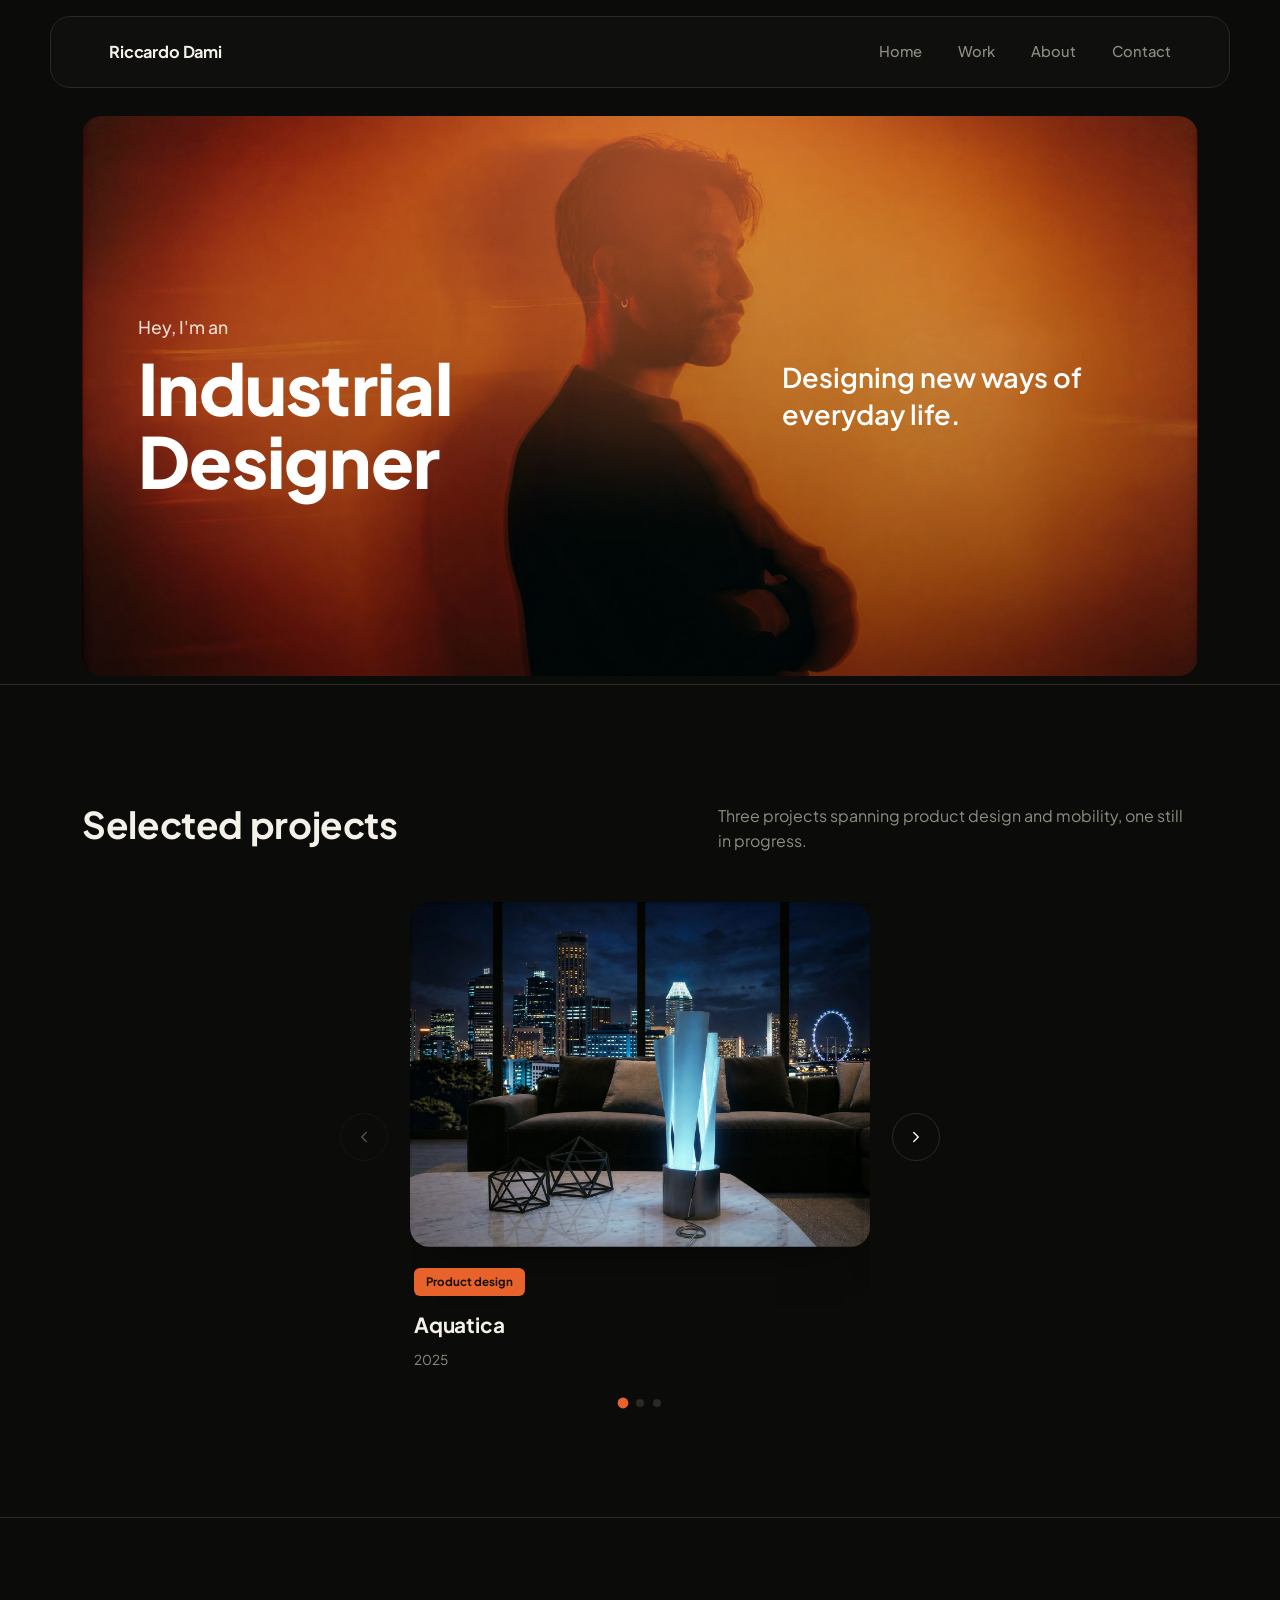
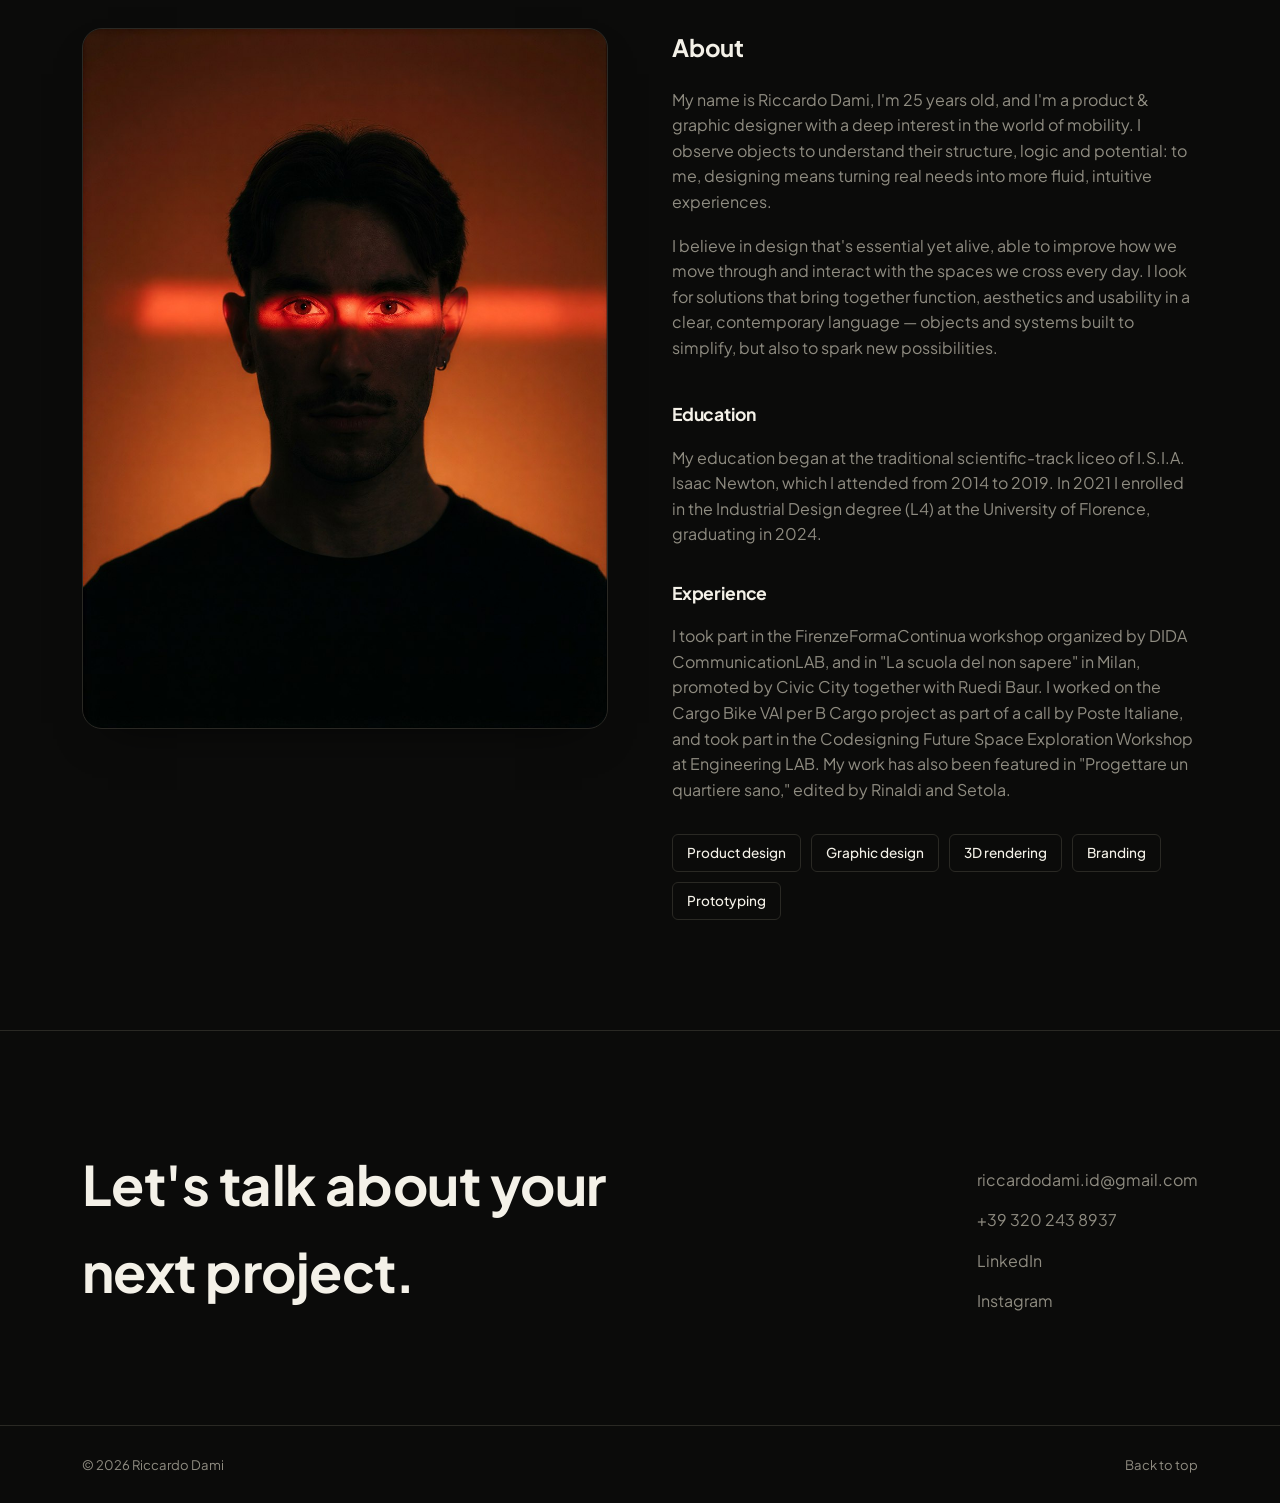
<file: index.html>
<!DOCTYPE html>
<html lang="en">
<head>
<meta charset="UTF-8">
<meta name="viewport" content="width=device-width, initial-scale=1.0">
<title>Riccardo Dami — Product & Graphic Designer</title>
<meta name="description" content="Portfolio of Riccardo Dami — Product & Graphic Designer, Florence.">

<!--
  ============================================================
  THINGS YOU CAN STILL CUSTOMIZE (search with Ctrl/Cmd+F):
  1. VIVOO: once the project is ready, replace the "Concept in
     progress" note and add a real image + description page
     at projects/vivoo.html
  2. images/hero-bg.jpg: the home background photo. Swap it for
     any other image with the same file name to change it.
  ============================================================
-->

<link rel="preconnect" href="https://fonts.googleapis.com">
<link rel="preconnect" href="https://fonts.gstatic.com" crossorigin>
<link href="https://fonts.googleapis.com/css2?family=Plus+Jakarta+Sans:wght@400;500;600;700;800&display=swap" rel="stylesheet">
<link rel="stylesheet" href="css/style.css">
</head>
<body>

<header class="site-nav" id="siteNav">
  <div class="wrap nav-inner">
    <a href="#home" class="wordmark">Riccardo Dami</a>
    <nav class="links">
      <a href="#home">Home</a>
      <a href="#progetti">Work</a>
      <a href="#chi-sono">About</a>
      <a href="#contatti">Contact</a>
    </nav>
    <button class="menu-btn" id="menuBtn" aria-label="Open menu" aria-expanded="false">
      <span></span><span></span><span></span>
    </button>
  </div>
</header>

<div class="mobile-menu" id="mobileMenu">
  <a href="#home">Home</a>
  <a href="#progetti">Work</a>
  <a href="#chi-sono">About</a>
  <a href="#contatti">Contact</a>
</div>

<main>

  <!-- ================= HERO ================= -->
  <section id="home" class="hero" style="border-top:none;">
    <div class="wrap">
      <div class="hero-shell">
        <img class="hero-bg" src="images/hero-bg.jpg" alt="" aria-hidden="true">
        <div class="hero-glow" aria-hidden="true"></div>
        <div class="hero-glow hero-glow-2" aria-hidden="true"></div>
        <div class="hero-content">
          <div class="hero-left">
            <p class="eyebrow-note">Hey, I'm an</p>
            <h1>Industrial Designer</h1>
          </div>
          <div class="hero-right">
            <p class="hero-slogan">Designing new ways of everyday life.</p>
          </div>
        </div>
      </div>
    </div>
  </section>

  <!-- ================= PROJECTS ================= -->
  <section id="progetti">
    <div class="wrap">
      <div class="section-head">
        <h2>Selected projects</h2>
        <p>Three projects spanning product design and mobility, one still in progress.</p>
      </div>

      <div class="carousel" id="projectsCarousel">
        <button class="car-btn" id="carPrev" aria-label="Previous project">
          <svg viewBox="0 0 24 24" fill="none" stroke="currentColor" stroke-width="2" stroke-linecap="round" stroke-linejoin="round"><path d="M15 18l-6-6 6-6"/></svg>
        </button>

        <div class="car-viewport">
          <div class="car-track" id="carTrack">

            <a class="car-card" href="projects/aquatica.html">
              <div class="car-media">
                <img src="images/aquatica.jpg" alt="Aquatica floor lamp lit up on a table, in a living room with a night skyline view">
              </div>
              <div class="car-info">
                <span class="car-tag">Product design</span>
                <h3>Aquatica</h3>
                <span class="car-date">2025</span>
              </div>
            </a>

            <a class="car-card" href="projects/rodeo.html">
              <div class="car-media">
                <img src="images/rodeo.jpg" alt="Rodeo cargo bike trailer in use on an urban bike lane">
              </div>
              <div class="car-info">
                <span class="car-tag">Mobility</span>
                <h3>Rodeo</h3>
                <span class="car-date">2024</span>
              </div>
            </a>

            <a class="car-card" href="projects/vivoo.html">
              <div class="car-media placeholder">Concept in progress</div>
              <div class="car-info">
                <span class="car-tag">Robotics</span>
                <h3>VIVOO</h3>
                <span class="car-date">In progress</span>
              </div>
            </a>

          </div>
        </div>

        <button class="car-btn" id="carNext" aria-label="Next project">
          <svg viewBox="0 0 24 24" fill="none" stroke="currentColor" stroke-width="2" stroke-linecap="round" stroke-linejoin="round"><path d="M9 18l6-6-6-6"/></svg>
        </button>
      </div>

      <div class="car-dots" id="carDots"></div>
    </div>
  </section>

  <!-- ================= ABOUT ================= -->
  <section id="chi-sono">
    <div class="wrap about-grid">
      <div class="about-photo">
        <img src="images/riccardo-portrait-2.jpg" alt="Portrait of Riccardo Dami with dramatic red backlight across his eyes" style="width:100%; height:100%; object-fit:cover;">
      </div>
      <div class="about-text">
        <h2 style="margin-bottom:20px;">About</h2>
        <p>My name is Riccardo Dami, I'm 25 years old, and I'm a product &amp; graphic designer with a deep interest in the world of mobility. I observe objects to understand their structure, logic and potential: to me, designing means turning real needs into more fluid, intuitive experiences.</p>
        <p>I believe in design that's essential yet alive, able to improve how we move through and interact with the spaces we cross every day. I look for solutions that bring together function, aesthetics and usability in a clear, contemporary language — objects and systems built to simplify, but also to spark new possibilities.</p>

        <h3 style="margin-top:40px; font-size:1.1rem;">Education</h3>
        <p>My education began at the traditional scientific-track liceo of I.S.I.A. Isaac Newton, which I attended from 2014 to 2019. In 2021 I enrolled in the Industrial Design degree (L4) at the University of Florence, graduating in 2024.</p>

        <h3 style="margin-top:32px; font-size:1.1rem;">Experience</h3>
        <p>I took part in the FirenzeFormaContinua workshop organized by DIDA CommunicationLAB, and in "La scuola del non sapere" in Milan, promoted by Civic City together with Ruedi Baur. I worked on the Cargo Bike VAI per B Cargo project as part of a call by Poste Italiane, and took part in the Codesigning Future Space Exploration Workshop at Engineering LAB. My work has also been featured in "Progettare un quartiere sano," edited by Rinaldi and Setola.</p>

        <div class="skills">
          <span>Product design</span>
          <span>Graphic design</span>
          <span>3D rendering</span>
          <span>Branding</span>
          <span>Prototyping</span>
        </div>
      </div>
    </div>
  </section>

  <!-- ================= CONTACT ================= -->
  <section id="contatti">
    <div class="wrap contact">
      <h2>Let's talk about your next project.</h2>
      <div class="contact-links">
        <a href="mailto:riccardodami.id@gmail.com">riccardodami.id@gmail.com</a>
        <a href="tel:+393202438937">+39 320 243 8937</a>
        <a href="https://www.linkedin.com/in/riccardo-dami-3283572bb/" target="_blank" rel="noopener">LinkedIn</a>
        <a href="https://www.instagram.com/honoodsgn" target="_blank" rel="noopener">Instagram</a>
      </div>
    </div>
  </section>

</main>

<footer>
  <div class="wrap" style="display:flex; justify-content:space-between; width:100%;">
    <span>© 2026 Riccardo Dami</span>
    <a href="#home">Back to top</a>
  </div>
</footer>

<script src="js/main.js"></script>

</body>
</html>
</file>
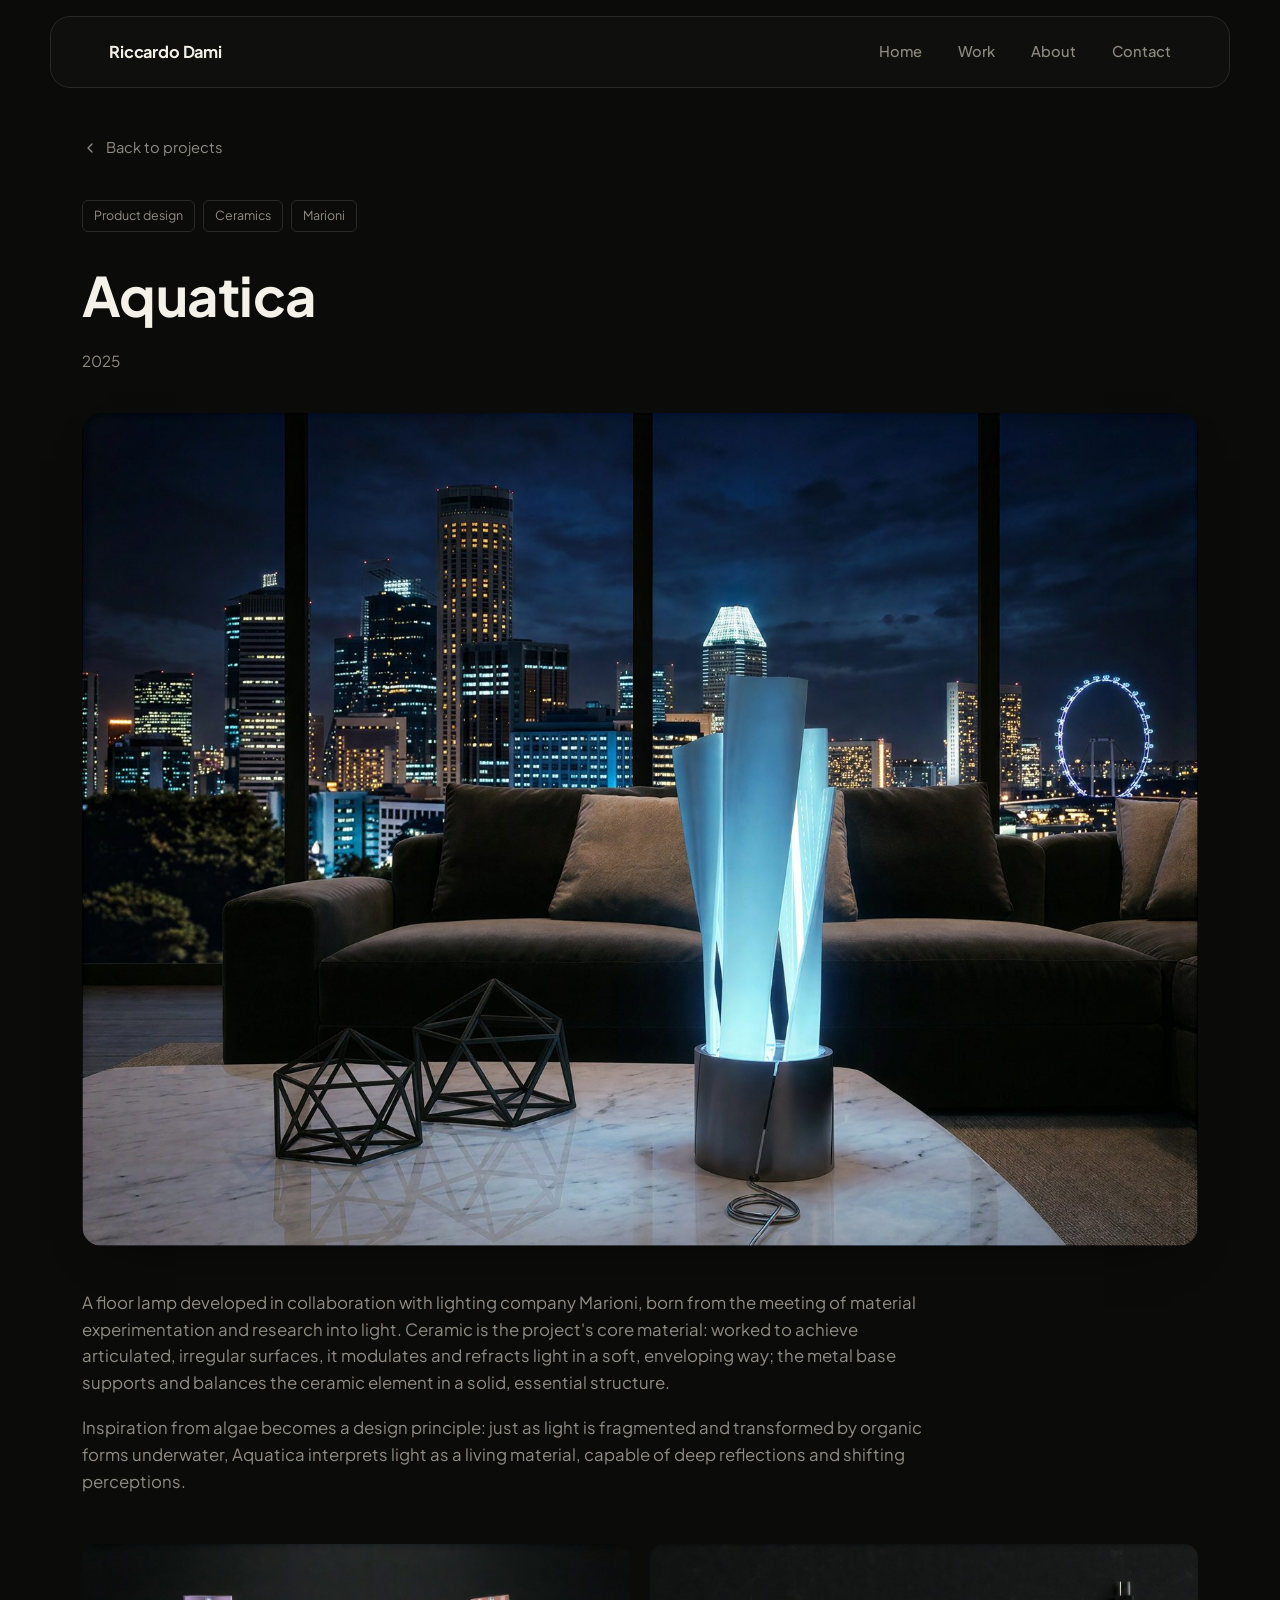
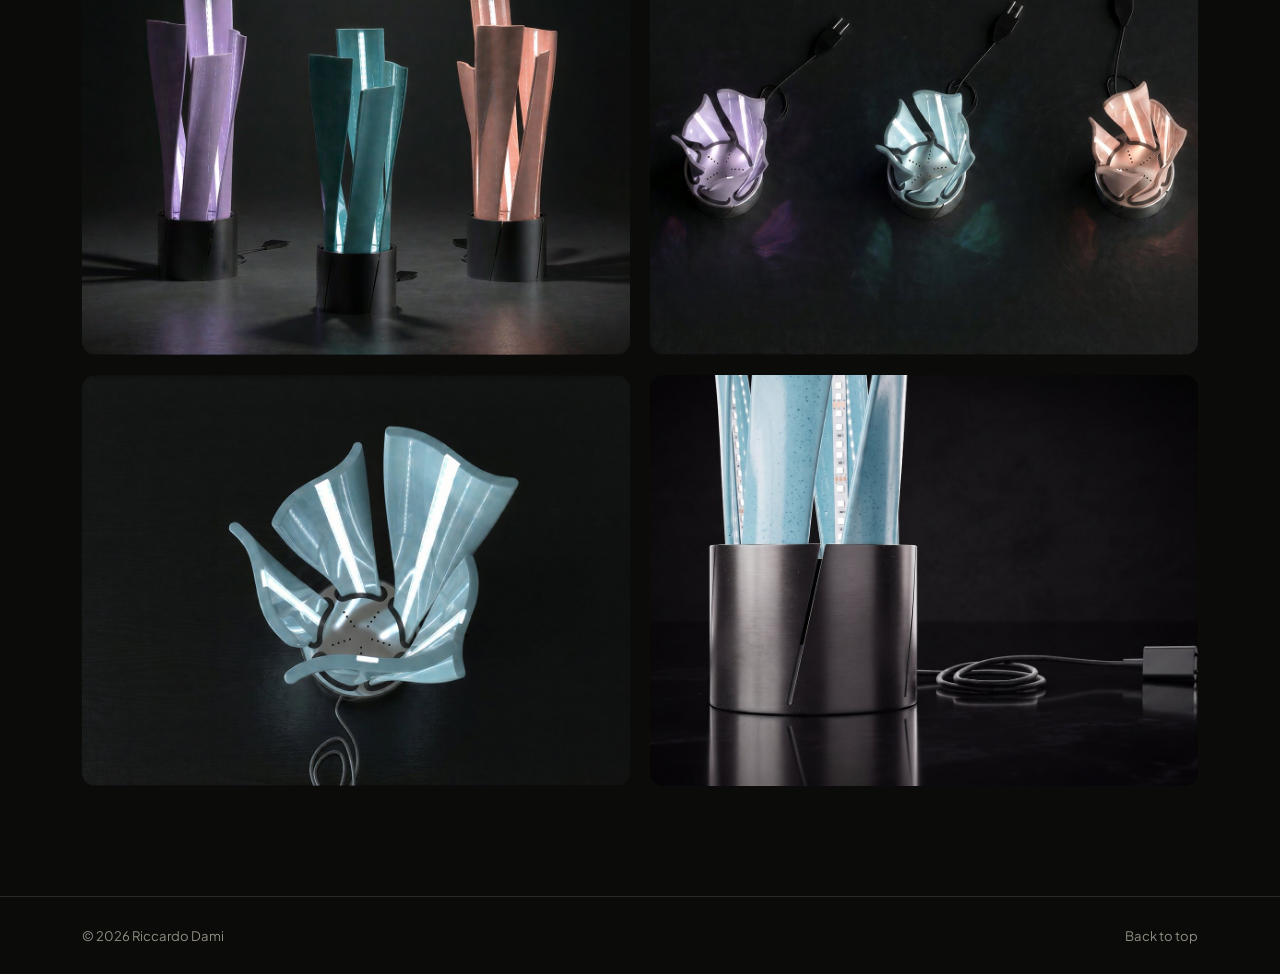
<file: projects/aquatica.html>
<!DOCTYPE html>
<html lang="en">
<head>
<meta charset="UTF-8">
<meta name="viewport" content="width=device-width, initial-scale=1.0">
<title>Aquatica — Riccardo Dami</title>
<meta name="description" content="Aquatica, a floor lamp by Riccardo Dami developed with lighting company Marioni.">

<link rel="preconnect" href="https://fonts.googleapis.com">
<link rel="preconnect" href="https://fonts.gstatic.com" crossorigin>
<link href="https://fonts.googleapis.com/css2?family=Plus+Jakarta+Sans:wght@400;500;600;700;800&display=swap" rel="stylesheet">
<link rel="stylesheet" href="../css/style.css">
</head>
<body>

<header class="site-nav" id="siteNav">
  <div class="wrap nav-inner">
    <a href="../index.html#home" class="wordmark">Riccardo Dami</a>
    <nav class="links">
      <a href="../index.html#home">Home</a>
      <a href="../index.html#progetti">Work</a>
      <a href="../index.html#chi-sono">About</a>
      <a href="../index.html#contatti">Contact</a>
    </nav>
    <button class="menu-btn" id="menuBtn" aria-label="Open menu" aria-expanded="false">
      <span></span><span></span><span></span>
    </button>
  </div>
</header>

<div class="mobile-menu" id="mobileMenu">
  <a href="../index.html#home">Home</a>
  <a href="../index.html#progetti">Work</a>
  <a href="../index.html#chi-sono">About</a>
  <a href="../index.html#contatti">Contact</a>
</div>

<main>
  <section class="project-detail" style="border-top:none;">
    <div class="wrap">
      <a class="back-link" href="../index.html#progetti">
        <svg width="16" height="16" viewBox="0 0 24 24" fill="none" stroke="currentColor" stroke-width="2" stroke-linecap="round" stroke-linejoin="round"><path d="M15 18l-6-6 6-6"/></svg>
        Back to projects
      </a>

      <div class="detail-head">
        <div class="tag-list">
          <span class="tag">Product design</span>
          <span class="tag">Ceramics</span>
          <span class="tag">Marioni</span>
        </div>
        <h1>Aquatica</h1>
        <p class="detail-date">2025</p>
      </div>

      <div class="detail-media">
        <img src="../images/aquatica.jpg" alt="Aquatica floor lamp lit up on a table, in a living room with a night skyline view">
      </div>

      <div class="detail-body">
        <p>A floor lamp developed in collaboration with lighting company Marioni, born from the meeting of material experimentation and research into light. Ceramic is the project's core material: worked to achieve articulated, irregular surfaces, it modulates and refracts light in a soft, enveloping way; the metal base supports and balances the ceramic element in a solid, essential structure.</p>
        <p>Inspiration from algae becomes a design principle: just as light is fragmented and transformed by organic forms underwater, Aquatica interprets light as a living material, capable of deep reflections and shifting perceptions.</p>
      </div>

      <!-- ADDITIONAL GALLERY -->
      <div class="detail-gallery" id="detailGallery">
        <img src="../images/aquatica-showroom-1.jpg" alt="Three Aquatica color variants — lilac, teal and copper — lit up side by side">
        <img src="../images/aquatica-showroom-2.jpg" alt="Top-down view of the three Aquatica color variants showing the ceramic petals and metal base">
        <img src="../images/aquatica-top.jpg" alt="Close-up top view of the teal Aquatica variant showing the articulated ceramic surfaces">
        <img src="../images/aquatica-detail.jpg" alt="Detail of the ceramic petals with the integrated LED strip and speckled glaze finish">
      </div>
    </div>
  </section>
</main>

<footer>
  <div class="wrap" style="display:flex; justify-content:space-between; width:100%;">
    <span>© 2026 Riccardo Dami</span>
    <a href="../index.html#home">Back to top</a>
  </div>
</footer>

<script src="../js/main.js"></script>

</body>
</html>
</file>
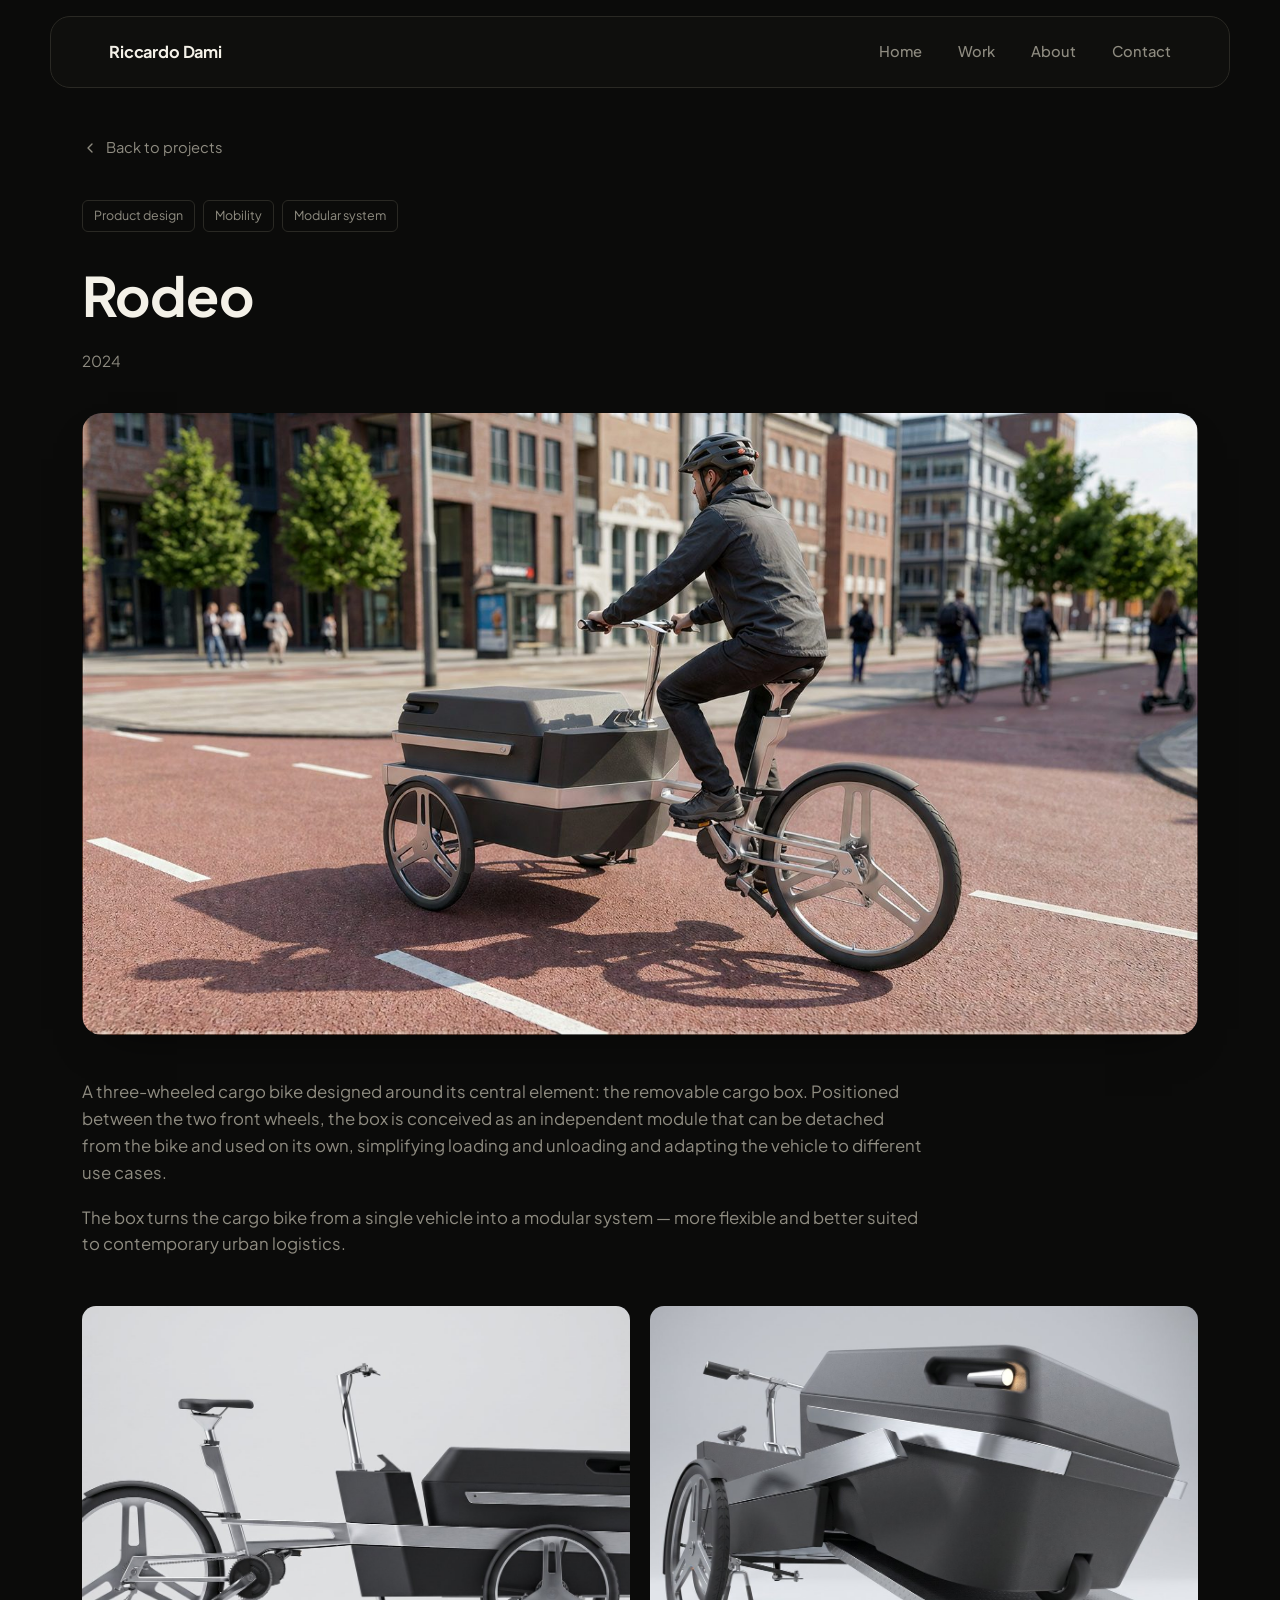
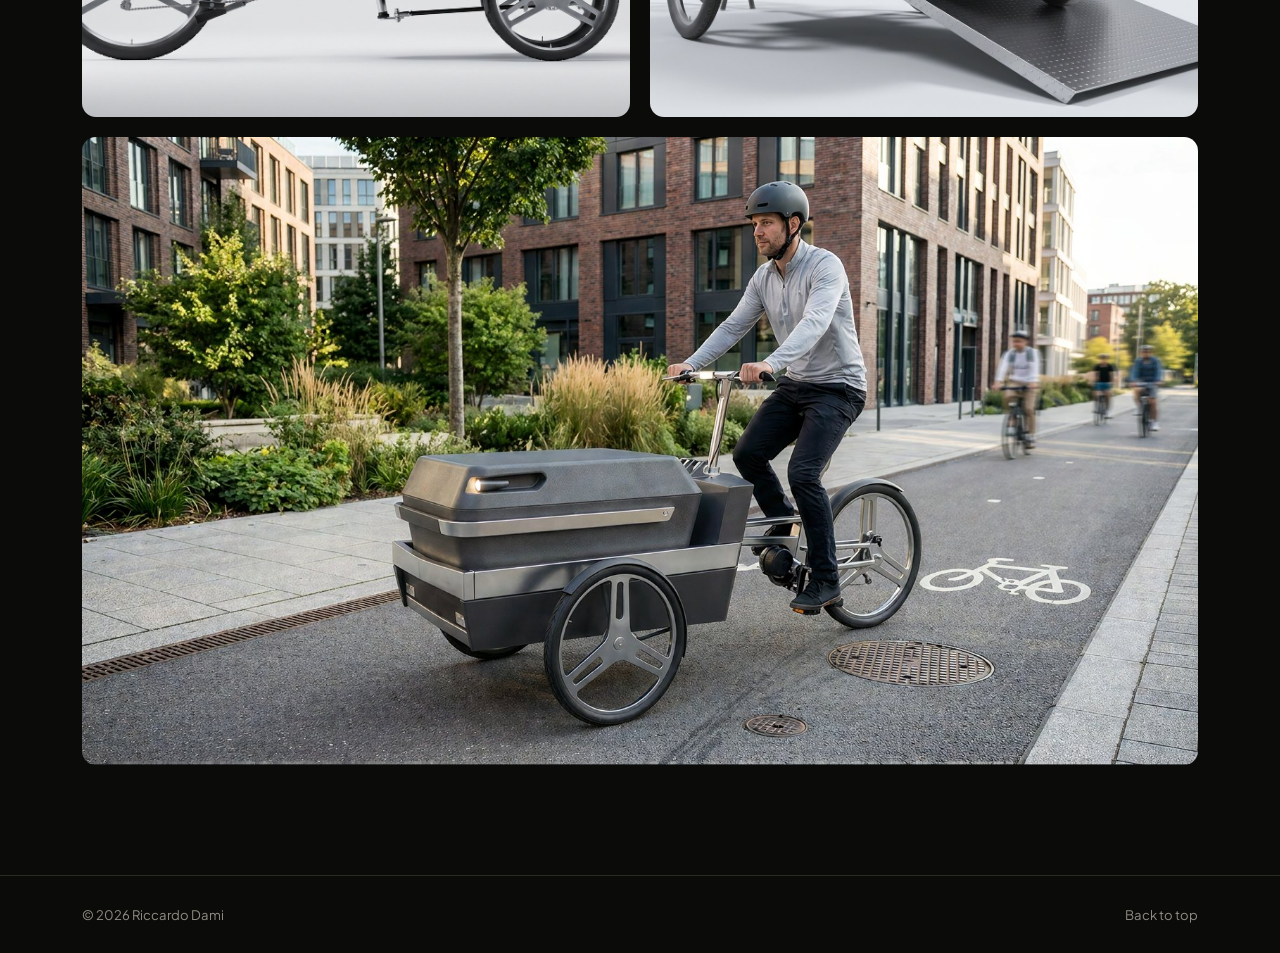
<file: projects/rodeo.html>
<!DOCTYPE html>
<html lang="en">
<head>
<meta charset="UTF-8">
<meta name="viewport" content="width=device-width, initial-scale=1.0">
<title>Rodeo — Riccardo Dami</title>
<meta name="description" content="Rodeo, a modular cargo bike trailer designed by Riccardo Dami.">

<link rel="preconnect" href="https://fonts.googleapis.com">
<link rel="preconnect" href="https://fonts.gstatic.com" crossorigin>
<link href="https://fonts.googleapis.com/css2?family=Plus+Jakarta+Sans:wght@400;500;600;700;800&display=swap" rel="stylesheet">
<link rel="stylesheet" href="../css/style.css">
</head>
<body>

<header class="site-nav" id="siteNav">
  <div class="wrap nav-inner">
    <a href="../index.html#home" class="wordmark">Riccardo Dami</a>
    <nav class="links">
      <a href="../index.html#home">Home</a>
      <a href="../index.html#progetti">Work</a>
      <a href="../index.html#chi-sono">About</a>
      <a href="../index.html#contatti">Contact</a>
    </nav>
    <button class="menu-btn" id="menuBtn" aria-label="Open menu" aria-expanded="false">
      <span></span><span></span><span></span>
    </button>
  </div>
</header>

<div class="mobile-menu" id="mobileMenu">
  <a href="../index.html#home">Home</a>
  <a href="../index.html#progetti">Work</a>
  <a href="../index.html#chi-sono">About</a>
  <a href="../index.html#contatti">Contact</a>
</div>

<main>
  <section class="project-detail" style="border-top:none;">
    <div class="wrap">
      <a class="back-link" href="../index.html#progetti">
        <svg width="16" height="16" viewBox="0 0 24 24" fill="none" stroke="currentColor" stroke-width="2" stroke-linecap="round" stroke-linejoin="round"><path d="M15 18l-6-6 6-6"/></svg>
        Back to projects
      </a>

      <div class="detail-head">
        <div class="tag-list">
          <span class="tag">Product design</span>
          <span class="tag">Mobility</span>
          <span class="tag">Modular system</span>
        </div>
        <h1>Rodeo</h1>
        <p class="detail-date">2024</p>
      </div>

      <div class="detail-media">
        <img src="../images/rodeo.jpg" alt="Rodeo cargo bike trailer in use on an urban bike lane">
      </div>

      <div class="detail-body">
        <p>A three-wheeled cargo bike designed around its central element: the removable cargo box. Positioned between the two front wheels, the box is conceived as an independent module that can be detached from the bike and used on its own, simplifying loading and unloading and adapting the vehicle to different use cases.</p>
        <p>The box turns the cargo bike from a single vehicle into a modular system — more flexible and better suited to contemporary urban logistics.</p>
      </div>

      <!-- ADDITIONAL GALLERY -->
      <div class="detail-gallery" id="detailGallery">
        <img src="../images/rodeo-side.jpg" alt="Rodeo cargo bike, side profile studio render showing the removable cargo box and three-wheel layout">
        <img src="../images/rodeo-ramp.jpg" alt="Rear view of Rodeo with the cargo box tilted open on its integrated loading ramp">
        <img src="../images/rodeo-street.jpg" alt="Rodeo cargo bike being ridden on an urban cycle path" style="grid-column: 1 / -1; aspect-ratio: 16/9;">
      </div>
    </div>
  </section>
</main>

<footer>
  <div class="wrap" style="display:flex; justify-content:space-between; width:100%;">
    <span>© 2026 Riccardo Dami</span>
    <a href="../index.html#home">Back to top</a>
  </div>
</footer>

<script src="../js/main.js"></script>

</body>
</html>
</file>
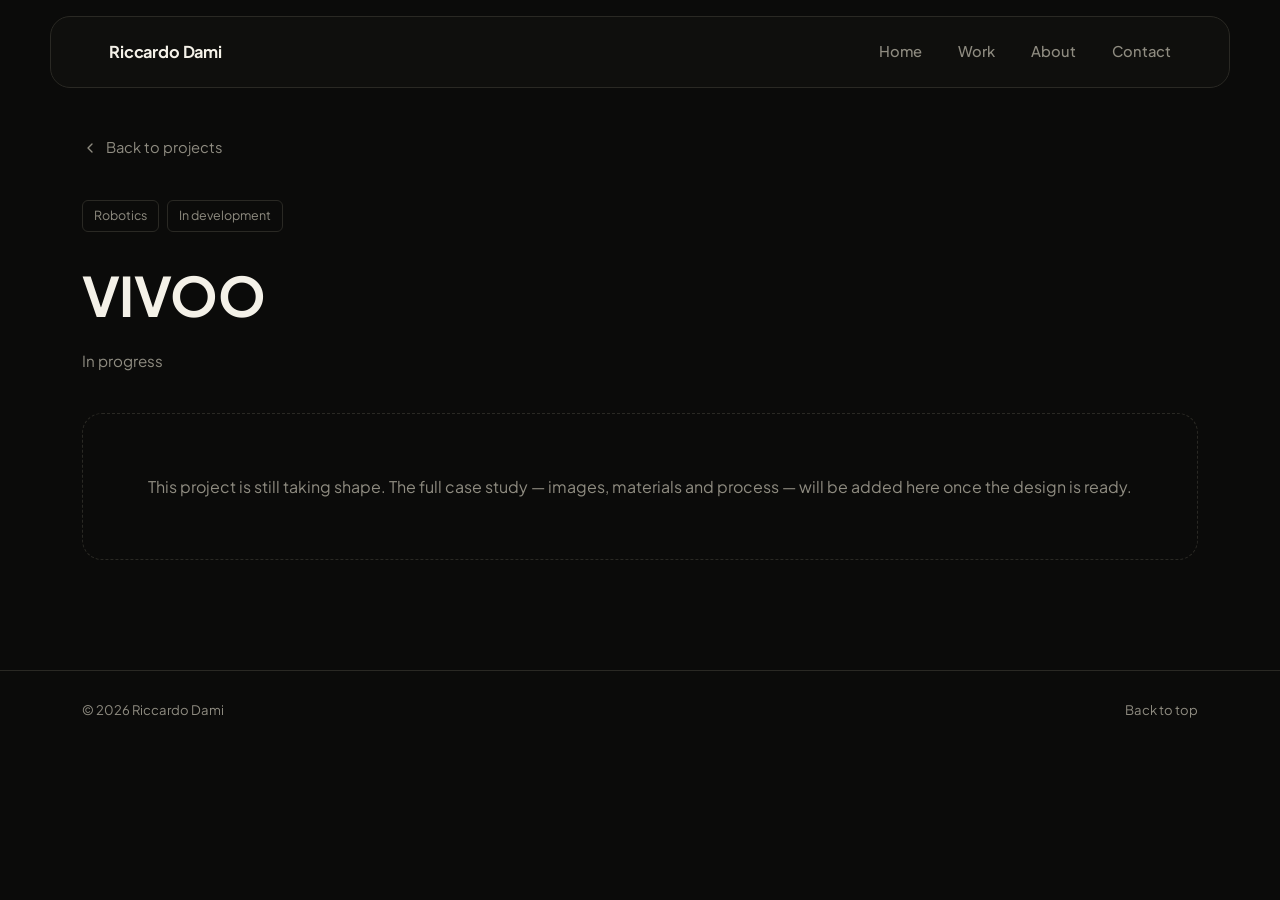
<file: projects/vivoo.html>
<!DOCTYPE html>
<html lang="en">
<head>
<meta charset="UTF-8">
<meta name="viewport" content="width=device-width, initial-scale=1.0">
<title>VIVOO — Riccardo Dami</title>
<meta name="description" content="VIVOO, an autonomous robot concept by Riccardo Dami — currently in development.">

<link rel="preconnect" href="https://fonts.googleapis.com">
<link rel="preconnect" href="https://fonts.gstatic.com" crossorigin>
<link href="https://fonts.googleapis.com/css2?family=Plus+Jakarta+Sans:wght@400;500;600;700;800&display=swap" rel="stylesheet">
<link rel="stylesheet" href="../css/style.css">
</head>
<body>

<header class="site-nav" id="siteNav">
  <div class="wrap nav-inner">
    <a href="../index.html#home" class="wordmark">Riccardo Dami</a>
    <nav class="links">
      <a href="../index.html#home">Home</a>
      <a href="../index.html#progetti">Work</a>
      <a href="../index.html#chi-sono">About</a>
      <a href="../index.html#contatti">Contact</a>
    </nav>
    <button class="menu-btn" id="menuBtn" aria-label="Open menu" aria-expanded="false">
      <span></span><span></span><span></span>
    </button>
  </div>
</header>

<div class="mobile-menu" id="mobileMenu">
  <a href="../index.html#home">Home</a>
  <a href="../index.html#progetti">Work</a>
  <a href="../index.html#chi-sono">About</a>
  <a href="../index.html#contatti">Contact</a>
</div>

<main>
  <section class="project-detail" style="border-top:none;">
    <div class="wrap">
      <a class="back-link" href="../index.html#progetti">
        <svg width="16" height="16" viewBox="0 0 24 24" fill="none" stroke="currentColor" stroke-width="2" stroke-linecap="round" stroke-linejoin="round"><path d="M15 18l-6-6 6-6"/></svg>
        Back to projects
      </a>

      <div class="detail-head">
        <div class="tag-list">
          <span class="tag">Robotics</span>
          <span class="tag">In development</span>
        </div>
        <h1>VIVOO</h1>
        <p class="detail-date">In progress</p>
      </div>

      <div class="detail-placeholder">
        <p style="margin:0;">This project is still taking shape. The full case study — images, materials and process — will be added here once the design is ready.</p>
      </div>
    </div>
  </section>
</main>

<footer>
  <div class="wrap" style="display:flex; justify-content:space-between; width:100%;">
    <span>© 2026 Riccardo Dami</span>
    <a href="../index.html#home">Back to top</a>
  </div>
</footer>

<script src="../js/main.js"></script>

</body>
</html>
</file>
<file: css/style.css>
/* ============================================================
   Riccardo Dami — portfolio stylesheet
   Shared by index.html and every page in /projects
   ============================================================ */

:root{
  --bg: #0b0b0a;
  --bg-raised: #151512;
  --neutral: #1c1c1c;
  --ink: #f4f1e8;
  --ink-dim: #8f8c81;
  --line: #2a2924;
  --accent: #e8622c;
  --accent-ink: #14100c;
  --nav-h: 72px;
  --max: 1180px;
  --radius-lg: 20px;
  --radius-md: 14px;
  --radius-sm: 6px;
}

*{ box-sizing: border-box; }
html{ scroll-behavior: smooth; }
@media (prefers-reduced-motion: reduce){
  html{ scroll-behavior: auto; }
  *{ animation-duration: 0.001ms !important; animation-iteration-count: 1 !important; transition-duration: 0.001ms !important; }
}

body{
  margin:0;
  background: var(--bg);
  color: var(--ink);
  font-family: 'Plus Jakarta Sans', sans-serif;
  font-size: 16px;
  line-height: 1.6;
  -webkit-font-smoothing: antialiased;
}

h1,h2,h3,.wordmark{
  font-family: 'Plus Jakarta Sans', sans-serif;
  font-weight: 700;
  margin: 0;
  letter-spacing: -0.01em;
}

a{ color: inherit; text-decoration: none; }
img{ max-width:100%; display:block; }
button{ font-family: inherit; }

::selection{ background: var(--accent); color: var(--accent-ink); }

:focus-visible{
  outline: 2px solid var(--accent);
  outline-offset: 3px;
  border-radius: 4px;
}

.wrap{
  max-width: var(--max);
  margin: 0 auto;
  padding: 0 32px;
}

/* ---------- NAV (floating rounded bar) ---------- */
header.site-nav{
  position: fixed;
  top: 16px;
  left: 50%;
  transform: translateX(-50%);
  width: min(var(--max), calc(100% - 32px));
  height: var(--nav-h);
  z-index: 100;
  display:flex;
  align-items:center;
  padding: 0 26px;
  border-radius: var(--radius-lg);
  background: rgba(21,21,18,0.55);
  border: 1px solid var(--line);
  backdrop-filter: blur(14px);
  transition: background .4s ease, border-color .4s ease;
}
header.site-nav.scrolled{
  background: rgba(21,21,18,0.85);
  border-color: var(--line);
}
.nav-inner{
  width:100%;
  display:flex;
  align-items:center;
  justify-content:space-between;
}
.wordmark{ font-size: 1.02rem; }
nav.links{
  display:flex;
  gap: 36px;
}
nav.links a{
  font-size: .92rem;
  font-weight: 500;
  color: var(--ink-dim);
  position: relative;
  padding: 4px 0;
  transition: color .25s ease;
}
nav.links a:hover, nav.links a:focus-visible{ color: var(--ink); }
nav.links a::after{
  content:"";
  position:absolute;
  left:0; right:0; bottom:0;
  height:1px;
  background: var(--accent);
  transform: scaleX(0);
  transform-origin: left;
  transition: transform .3s ease;
}
nav.links a:hover::after, nav.links a:focus-visible::after{ transform: scaleX(1); }

.menu-btn{
  display:none;
  background:none; border:none;
  color: var(--ink);
  width: 36px; height: 28px;
  position: relative;
  cursor:pointer;
}
.menu-btn span{
  position:absolute; left:0; right:0; height:1px;
  border-radius: 2px;
  background: var(--ink);
  transition: transform .3s ease, opacity .3s ease;
}
.menu-btn span:nth-child(1){ top:4px; }
.menu-btn span:nth-child(2){ top:14px; }
.menu-btn span:nth-child(3){ top:24px; }
.menu-btn.open span:nth-child(1){ transform: translateY(10px) rotate(45deg); }
.menu-btn.open span:nth-child(2){ opacity:0; }
.menu-btn.open span:nth-child(3){ transform: translateY(-10px) rotate(-45deg); }

.mobile-menu{
  position: fixed;
  inset: 96px 16px auto 16px;
  background: rgba(21,21,18,0.95);
  border: 1px solid var(--line);
  border-radius: var(--radius-lg);
  backdrop-filter: blur(14px);
  z-index: 90;
  display:flex;
  flex-direction: column;
  padding: 28px 32px;
  gap: 22px;
  transform: translateY(-8px);
  opacity: 0;
  pointer-events: none;
  transition: opacity .3s ease, transform .3s ease;
}
.mobile-menu.open{ opacity:1; transform: translateY(0); pointer-events:auto; }
.mobile-menu a{ font-size: 1.3rem; font-weight: 600; }

/* ---------- HERO ---------- */
.hero{
  padding-top: calc(var(--nav-h) + 44px);
  padding-bottom: 8px;
}
.hero-shell{
  position: relative;
  border-radius: var(--radius-lg);
  overflow: hidden;
  min-height: 560px;
  display:flex;
  align-items:center;
  padding: 56px;
}
.hero-bg{
  position: absolute;
  inset: 0;
  width: 100%;
  height: 100%;
  object-fit: cover;
  z-index: 0;
}
.hero-glow{
  position: absolute;
  top: -35%;
  left: 15%;
  width: 75%;
  height: 100%;
  background: radial-gradient(circle, var(--accent) 0%, rgba(232,98,44,0.55) 32%, transparent 66%);
  filter: blur(34px);
  mix-blend-mode: screen;
  opacity: .9;
  z-index: 1;
  pointer-events: none;
  animation: heroGlowMove 4.5s ease-in-out infinite;
}
.hero-glow-2{
  top: 10%;
  left: -10%;
  width: 55%;
  height: 70%;
  opacity: .55;
  animation-duration: 6s;
  animation-direction: reverse;
}
@keyframes heroGlowMove{
  0%, 100%{ transform: translate(0, 0) scale(1); }
  25%{ transform: translate(-5%, 7%) scale(1.06); }
  50%{ transform: translate(4%, -5%) scale(0.95); }
  75%{ transform: translate(-3%, -7%) scale(1.04); }
}
.hero-shell::after{
  content:"";
  position:absolute;
  inset:0;
  background: linear-gradient(180deg, rgba(0,0,0,0.10), rgba(0,0,0,0.38));
  z-index: 2;
  pointer-events: none;
}
.hero-content{
  position: relative;
  z-index: 3;
  width: 100%;
  display:grid;
  grid-template-columns: 1.1fr 0.9fr;
  gap: 40px;
  align-items:center;
}
.hero-left .eyebrow-note{
  font-size: 1.1rem;
  font-weight: 500;
  color: rgba(244,241,232,0.88);
  margin-bottom: 10px;
}
.hero-left h1{
  font-size: clamp(2.6rem, 6vw, 4.4rem);
  font-weight: 800;
  line-height: 1.04;
  color: #ffffff;
}
.hero-right{ justify-self: end; text-align: left; max-width: 30ch; }
.hero-slogan{
  font-size: clamp(1.25rem, 2.3vw, 1.7rem);
  font-weight: 600;
  color: #ffffff;
  line-height: 1.35;
  margin: 0;
}

/* ---------- SECTIONS ---------- */
section{ padding: 110px 0; border-top: 1px solid var(--line); }
.section-head{
  display:flex;
  justify-content: space-between;
  align-items: flex-end;
  gap: 24px;
  margin-bottom: 48px;
  flex-wrap: wrap;
}
.section-head h2{
  font-size: clamp(1.7rem, 3vw, 2.3rem);
}
.section-head p{
  color: var(--ink-dim);
  max-width: 40ch;
  margin:0;
}

/* ---------- PROJECTS CAROUSEL ---------- */
.carousel{
  display:flex;
  align-items:center;
  justify-content:center;
  gap: 22px;
}
.car-viewport{
  overflow: hidden;
  width: min(460px, 84vw);
}
.car-track{
  display:flex;
  transition: transform .55s cubic-bezier(.16,.84,.44,1);
}
.car-card{
  flex: 0 0 100%;
  display:block;
  color: inherit;
}
.car-media{
  aspect-ratio: 4/3;
  border-radius: var(--radius-lg);
  overflow: hidden;
  background: var(--bg-raised);
  box-shadow: 0 20px 45px -26px rgba(0,0,0,0.7);
  display:flex;
  align-items:center;
  justify-content:center;
  color: var(--ink-dim);
  font-size: .85rem;
}
.car-media.placeholder{ border: 1px dashed var(--line); box-shadow:none; }
.car-media img{
  width:100%; height:100%; object-fit:cover;
  transition: transform .6s ease;
}
.car-card:hover .car-media img{ transform: scale(1.05); }
.car-info{ padding: 20px 4px 0; }
.car-tag{
  display:inline-block;
  font-size: .72rem;
  font-weight: 700;
  color: var(--accent-ink);
  background: var(--accent);
  padding: 5px 12px;
  border-radius: var(--radius-sm);
  margin-bottom: 12px;
}
.car-info h3{ font-size: 1.3rem; margin: 0 0 4px; }
.car-date{ font-size: .85rem; color: var(--ink-dim); }

.car-btn{
  flex-shrink:0;
  width: 48px; height: 48px;
  border-radius: 50%;
  border: 1px solid var(--line);
  background: transparent;
  color: var(--ink);
  display:flex; align-items:center; justify-content:center;
  cursor:pointer;
  transition: background .25s ease, border-color .25s ease, color .25s ease;
}
.car-btn:hover:not(:disabled){ background: var(--accent); border-color: var(--accent); color: var(--accent-ink); }
.car-btn:disabled{ opacity: .3; cursor: default; }
.car-btn svg{ width: 18px; height: 18px; }

.car-dots{
  display:flex;
  justify-content:center;
  gap: 9px;
  margin-top: 28px;
}
.car-dots button{
  width: 8px; height: 8px;
  border-radius: 50%;
  border: none;
  background: var(--line);
  padding: 0;
  cursor:pointer;
  transition: background .25s ease, transform .25s ease;
}
.car-dots button.active{ background: var(--accent); transform: scale(1.35); }

/* ---------- ABOUT ---------- */
.about-grid{
  display:grid;
  grid-template-columns: 1fr 1fr;
  gap: 64px;
}
.about-photo{
  aspect-ratio: 3/4;
  background: var(--neutral);
  border: 1px solid var(--line);
  border-radius: var(--radius-lg);
  box-shadow: 0 20px 45px -26px rgba(0,0,0,0.7);
  display:flex; align-items:center; justify-content:center;
  color: var(--ink-dim); font-size:.85rem;
  overflow:hidden;
}
.about-text p{ color: var(--ink-dim); max-width: 52ch; }
.about-text p + p{ margin-top: 18px; }
.skills{
  margin-top: 32px;
  display:flex; flex-wrap:wrap;
  gap: 10px;
}
.skills span{
  font-size: .85rem;
  font-weight: 500;
  border: 1px solid var(--line);
  border-radius: var(--radius-sm);
  padding: 7px 14px;
  color: var(--ink);
}

/* ---------- CONTACT ---------- */
.contact{
  display:flex;
  justify-content: space-between;
  align-items: flex-end;
  flex-wrap: wrap;
  gap: 40px;
}
.contact h2{
  font-size: clamp(2rem, 5vw, 3.4rem);
  max-width: 14ch;
}
.contact-links{ display:flex; flex-direction:column; gap: 14px; }
.contact-links a{
  font-size: 1rem;
  color: var(--ink-dim);
  border-bottom: 1px solid transparent;
  width: fit-content;
  transition: color .25s ease, border-color .25s ease;
}
.contact-links a:hover{ color: var(--accent); border-color: var(--accent); }

footer{
  border-top: 1px solid var(--line);
  padding: 28px 0;
  display:flex;
  justify-content: space-between;
  color: var(--ink-dim);
  font-size: .82rem;
}

/* ---------- PROJECT DETAIL PAGES ---------- */
.project-detail{ padding-top: calc(var(--nav-h) + 64px); }
.back-link{
  display:inline-flex;
  align-items:center;
  gap: 8px;
  font-size: .92rem;
  color: var(--ink-dim);
  margin-bottom: 40px;
  transition: color .25s ease;
}
.back-link:hover{ color: var(--accent); }
.detail-head .tag-list{ display:flex; flex-wrap:wrap; gap:8px; margin-bottom: 20px; }
.detail-head .tag{
  font-size: .78rem;
  color: var(--ink-dim);
  border: 1px solid var(--line);
  padding: 5px 11px;
  border-radius: var(--radius-sm);
}
.detail-head h1{
  font-size: clamp(2.2rem, 5vw, 3.4rem);
  margin-bottom: 10px;
}
.detail-date{ color: var(--ink-dim); font-size: .95rem; margin: 0 0 40px; }
.detail-media{
  border-radius: var(--radius-lg);
  overflow: hidden;
  box-shadow: 0 20px 45px -26px rgba(0,0,0,0.7);
  margin-bottom: 44px;
}
.detail-media img{ width:100%; height:auto; }
.detail-body p{ color: var(--ink-dim); max-width: 70ch; font-size: 1.05rem; }
.detail-body p + p{ margin-top: 18px; }
.detail-gallery{
  margin-top: 48px;
  display:grid;
  grid-template-columns: repeat(2, 1fr);
  gap: 20px;
}
.detail-gallery img{
  width:100%; height:100%; object-fit:cover;
  border-radius: var(--radius-md);
  aspect-ratio: 4/3;
}
.detail-placeholder{
  border: 1px dashed var(--line);
  border-radius: var(--radius-lg);
  padding: 60px 32px;
  text-align:center;
  color: var(--ink-dim);
}

/* ---------- RESPONSIVE ---------- */
@media (max-width: 860px){
  nav.links{ display:none; }
  .menu-btn{ display:block; }
  section{ padding: 80px 0; }
  .wrap{ padding: 0 20px; }

  .hero-shell{ padding: 36px 26px; min-height: 620px; }
  .hero-content{ grid-template-columns: 1fr; gap: 28px; }
  .hero-right{ justify-self: start; text-align:left; max-width: none; }

  .about-grid{ grid-template-columns: 1fr; }
  .about-photo{ max-width: 280px; }

  .detail-gallery{ grid-template-columns: 1fr; }
}
</file>
